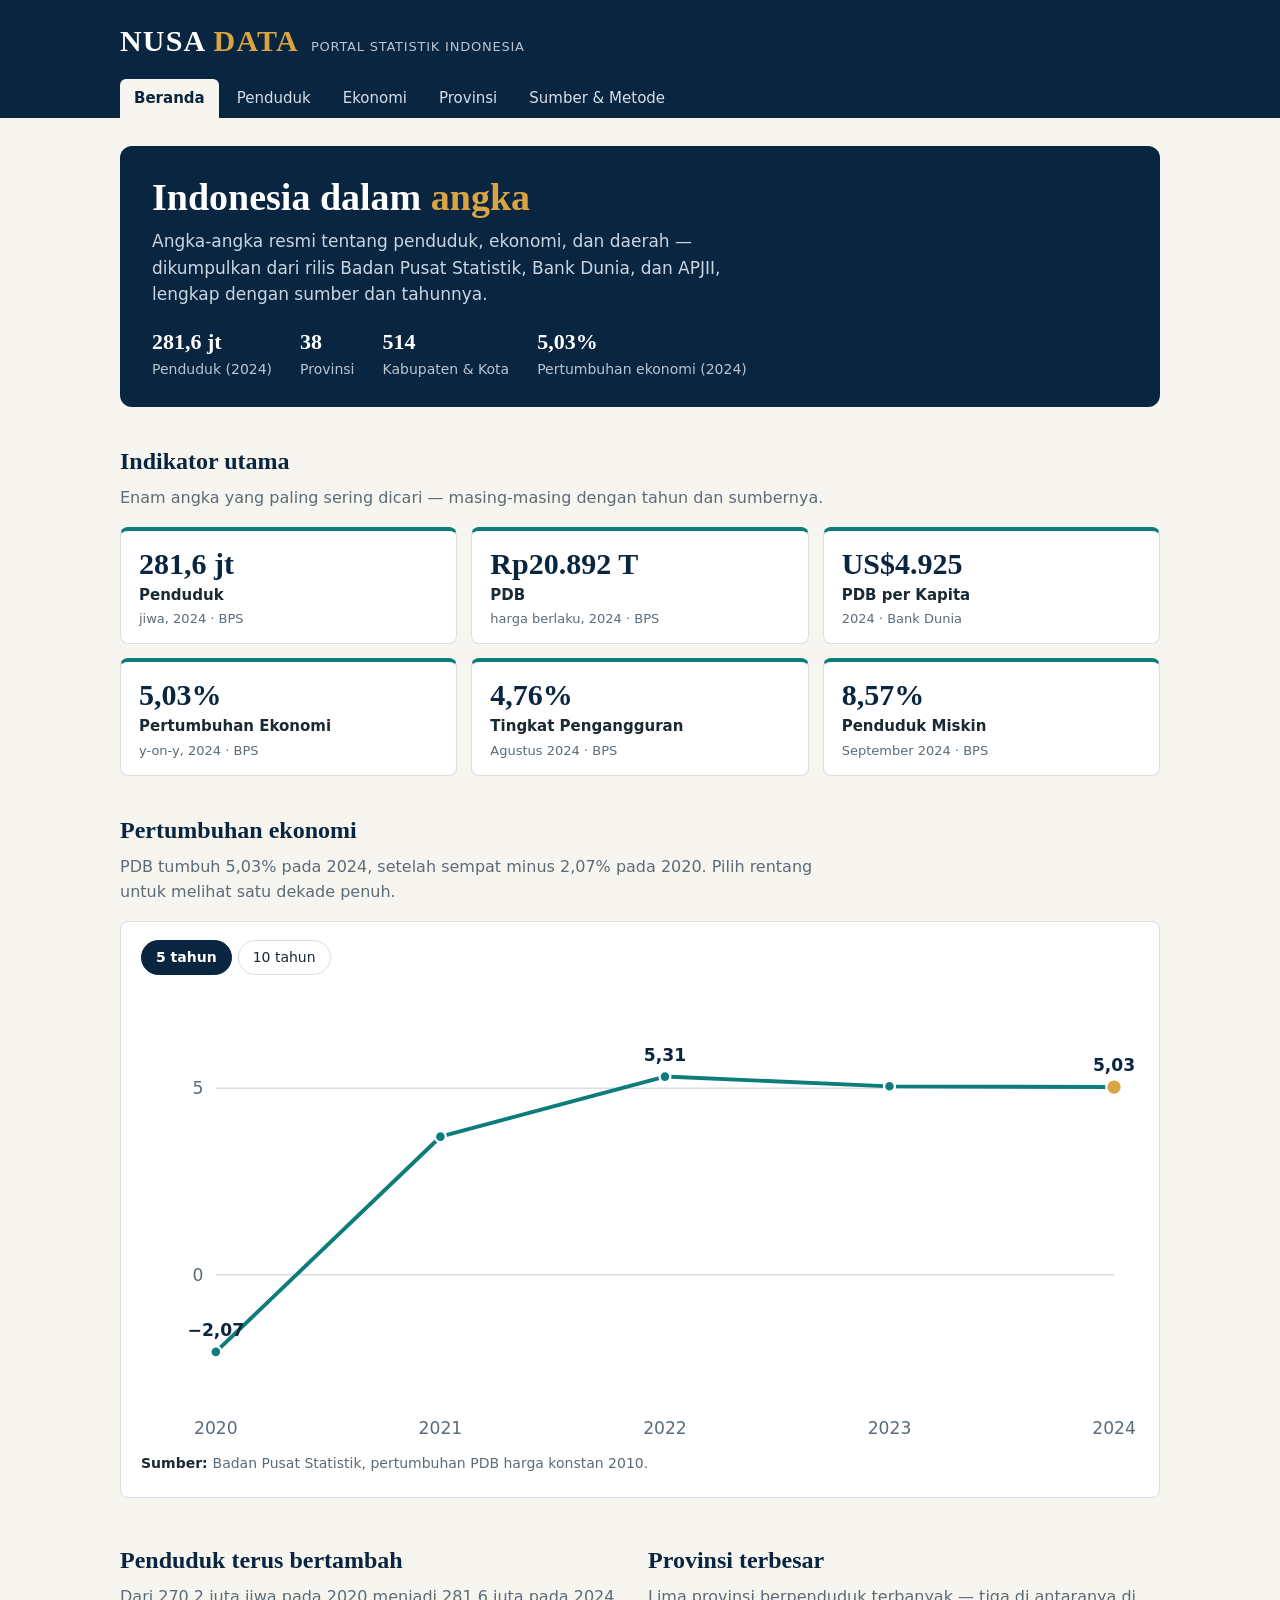
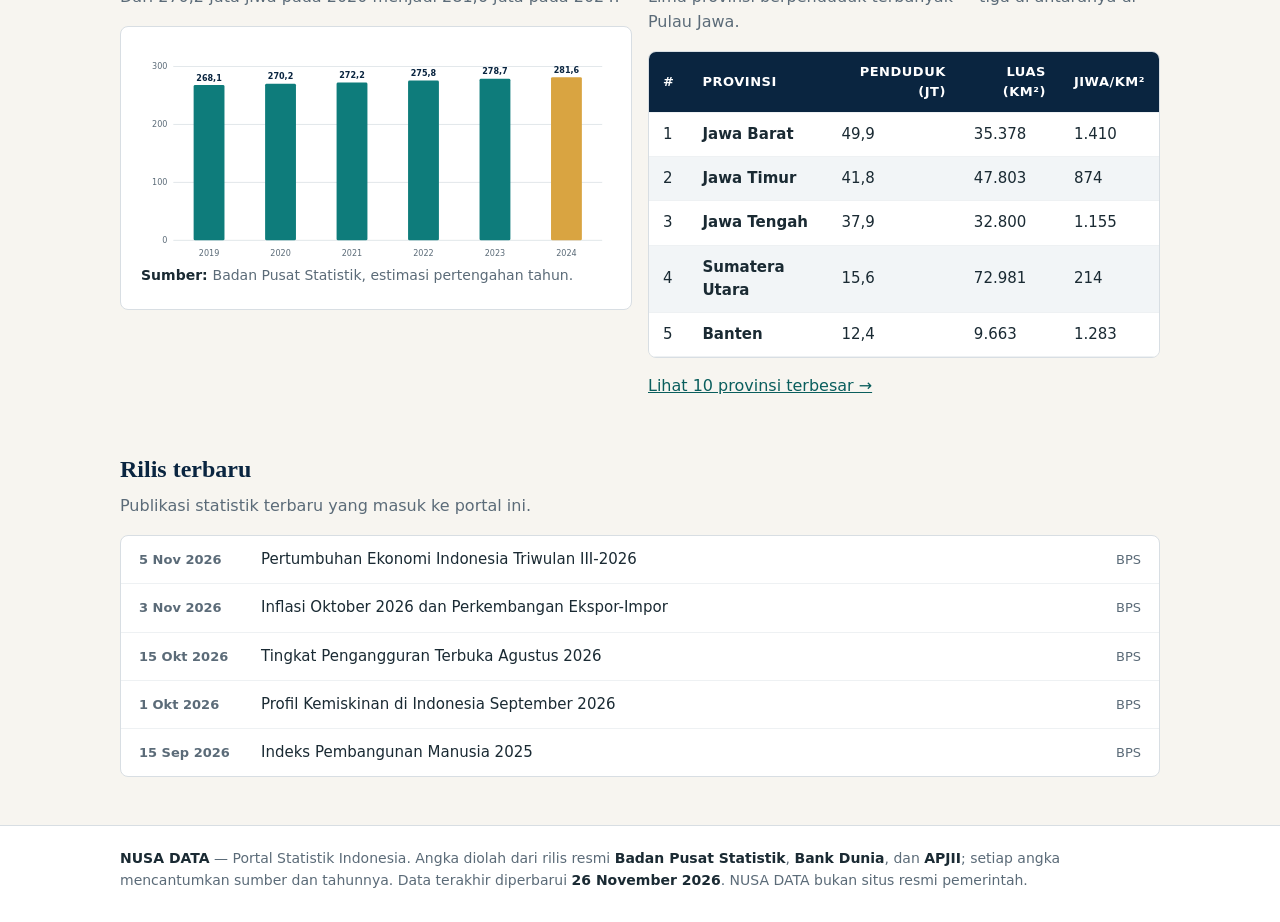
<file: app/index.html>
<!DOCTYPE html>
<html lang="id">
<head>
<meta charset="utf-8">
<meta name="viewport" content="width=device-width, initial-scale=1">
<title>NUSA DATA — Portal Statistik Indonesia</title>
<meta name="description" content="Angka-angka resmi Indonesia: penduduk, ekonomi, perdagangan, dan provinsi — lengkap dengan sumber dan tahun.">
<link rel="stylesheet" href="style.css">
</head>
<body data-province-limit="5">
<header class="site-header">
  <div class="header-inner">
    <div class="brand">
      <a class="brand-name" href="index.html">NUSA <em>DATA</em></a>
      <span class="brand-tag">Portal Statistik Indonesia</span>
    </div>
    <nav class="main-nav" aria-label="Navigasi utama">
      <a href="index.html" aria-current="page">Beranda</a>
      <a href="penduduk.html">Penduduk</a>
      <a href="ekonomi.html">Ekonomi</a>
      <a href="daerah.html">Provinsi</a>
      <a href="sumber.html">Sumber &amp; Metode</a>
    </nav>
  </div>
</header>

<main class="page">
  <section class="hero">
    <h1>Indonesia dalam <em>angka</em></h1>
    <p>Angka-angka resmi tentang penduduk, ekonomi, dan daerah — dikumpulkan dari rilis Badan Pusat Statistik, Bank Dunia, dan APJII, lengkap dengan sumber dan tahunnya.</p>
    <div class="hero-facts">
      <div><strong>281,6 jt</strong>Penduduk (2024)</div>
      <div><strong>38</strong>Provinsi</div>
      <div><strong>514</strong>Kabupaten &amp; Kota</div>
      <div><strong>5,03%</strong>Pertumbuhan ekonomi (2024)</div>
    </div>
  </section>

  <h2>Indikator utama</h2>
  <p class="section-note">Enam angka yang paling sering dicari — masing-masing dengan tahun dan sumbernya.</p>
  <div class="kpi-grid" id="indicators"></div>

  <h2>Pertumbuhan ekonomi</h2>
  <p class="section-note">PDB tumbuh 5,03% pada 2024, setelah sempat minus 2,07% pada 2020. Pilih rentang untuk melihat satu dekade penuh.</p>
  <div class="chart-card">
    <div class="chart-switch" role="group" aria-label="Rentang tahun">
      <button type="button" data-years="5" aria-pressed="true">5 tahun</button>
      <button type="button" data-years="10" aria-pressed="false">10 tahun</button>
    </div>
    <div id="growth-chart"></div>
    <p class="source-line">Badan Pusat Statistik, pertumbuhan PDB harga konstan 2010.</p>
  </div>

  <div class="two-col">
    <div>
      <h2>Penduduk terus bertambah</h2>
      <p class="section-note">Dari 270,2 juta jiwa pada 2020 menjadi 281,6 juta pada 2024.</p>
      <div class="chart-card">
        <div id="home-population-chart"></div>
        <p class="source-line">Badan Pusat Statistik, estimasi pertengahan tahun.</p>
      </div>
    </div>
    <div>
      <h2>Provinsi terbesar</h2>
      <p class="section-note">Lima provinsi berpenduduk terbanyak — tiga di antaranya di Pulau Jawa.</p>
      <div class="table-wrap">
        <table>
          <thead><tr><th>#</th><th>Provinsi</th><th class="num">Penduduk (jt)</th><th class="num">Luas (km²)</th><th class="num">Jiwa/km²</th></tr></thead>
          <tbody id="province-rows"></tbody>
        </table>
      </div>
      <p><a href="daerah.html">Lihat 10 provinsi terbesar &rarr;</a></p>
    </div>
  </div>

  <h2>Rilis terbaru</h2>
  <p class="section-note">Publikasi statistik terbaru yang masuk ke portal ini.</p>
  <ul class="releases" id="releases"></ul>
</main>

<footer class="site-footer">
  <div class="footer-inner">
    <strong>NUSA DATA</strong> — Portal Statistik Indonesia. Angka diolah dari rilis resmi
    <strong>Badan Pusat Statistik</strong>, <strong>Bank Dunia</strong>, dan <strong>APJII</strong>;
    setiap angka mencantumkan sumber dan tahunnya. Data terakhir diperbarui
    <strong><span data-updated></span></strong>. NUSA DATA bukan situs resmi pemerintah.
  </div>
</footer>
<script src="data.js"></script>
<script src="charts.js"></script>
<script src="main.js"></script>
</body>
</html>
</file>
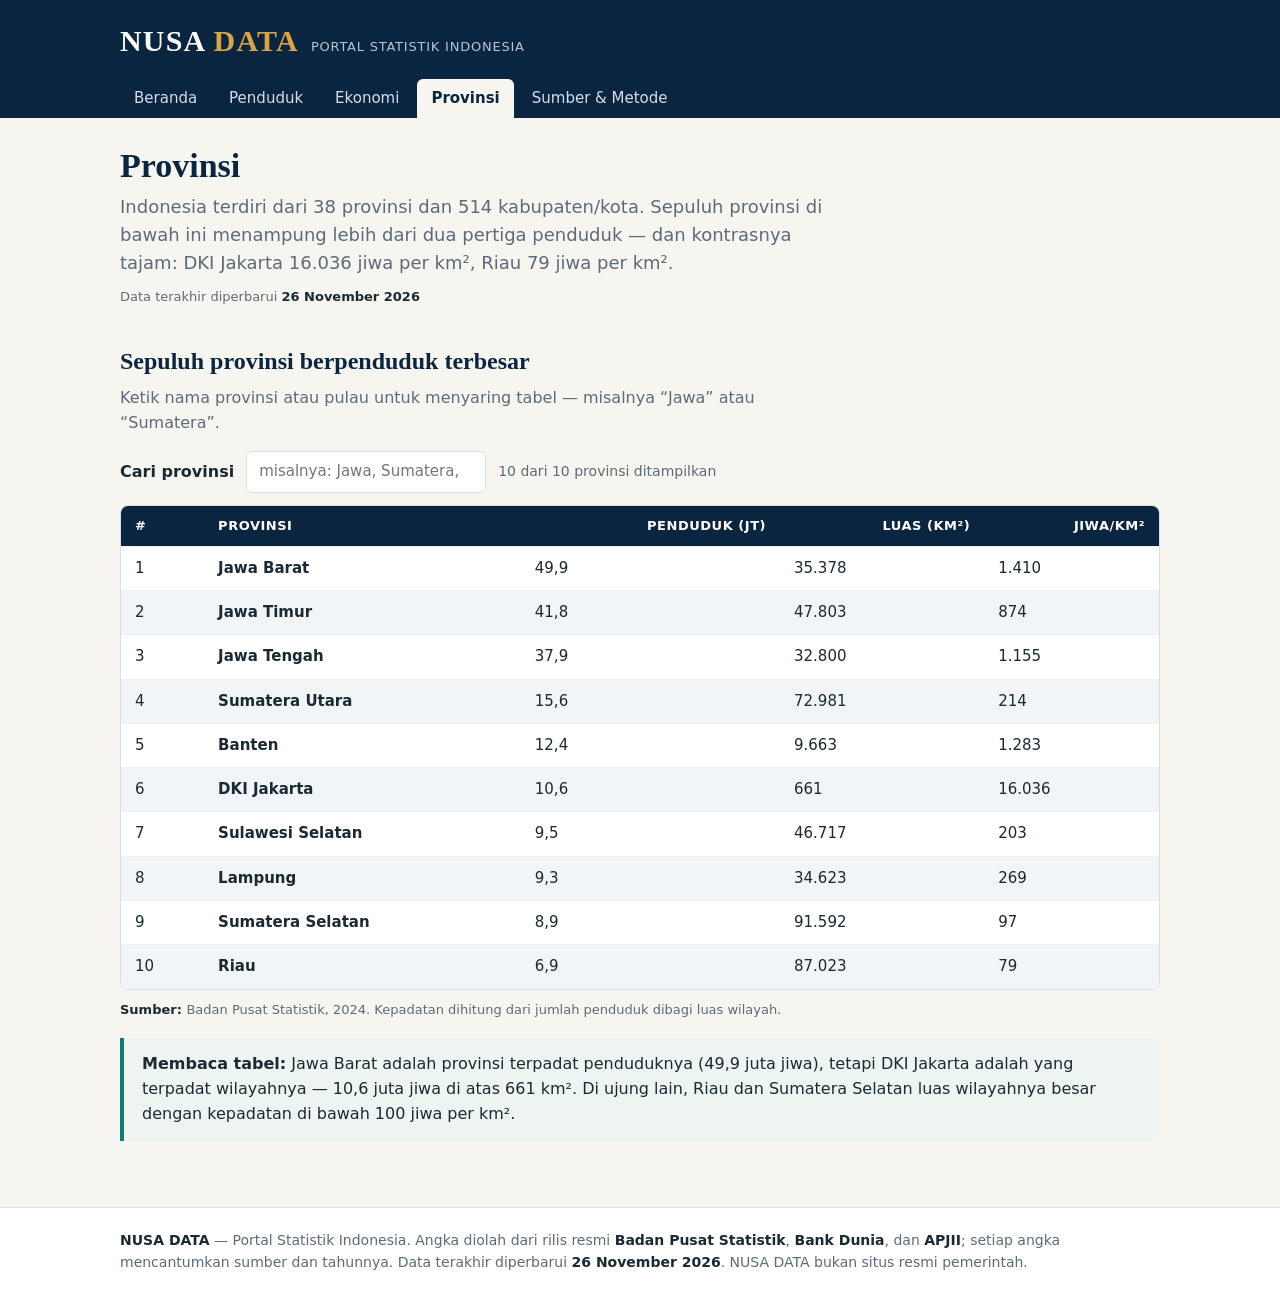
<file: app/daerah.html>
<!DOCTYPE html>
<html lang="id">
<head>
<meta charset="utf-8">
<meta name="viewport" content="width=device-width, initial-scale=1">
<title>Provinsi — NUSA DATA</title>
<meta name="description" content="Sepuluh provinsi berpenduduk terbesar di Indonesia 2024: jumlah penduduk, luas wilayah, dan kepadatan.">
<link rel="stylesheet" href="style.css">
</head>
<body data-province-limit="10">
<header class="site-header">
  <div class="header-inner">
    <div class="brand">
      <a class="brand-name" href="index.html">NUSA <em>DATA</em></a>
      <span class="brand-tag">Portal Statistik Indonesia</span>
    </div>
    <nav class="main-nav" aria-label="Navigasi utama">
      <a href="index.html">Beranda</a>
      <a href="penduduk.html">Penduduk</a>
      <a href="ekonomi.html">Ekonomi</a>
      <a href="daerah.html" aria-current="page">Provinsi</a>
      <a href="sumber.html">Sumber &amp; Metode</a>
    </nav>
  </div>
</header>

<main class="page">
  <div class="page-head">
    <h1>Provinsi</h1>
    <p class="lede">Indonesia terdiri dari 38 provinsi dan 514 kabupaten/kota. Sepuluh provinsi di bawah ini menampung lebih dari dua pertiga penduduk — dan kontrasnya tajam: DKI Jakarta 16.036 jiwa per km², Riau 79 jiwa per km².</p>
    <p class="updated">Data terakhir diperbarui <strong><span data-updated></span></strong></p>
  </div>

  <h2>Sepuluh provinsi berpenduduk terbesar</h2>
  <p class="section-note">Ketik nama provinsi atau pulau untuk menyaring tabel — misalnya “Jawa” atau “Sumatera”.</p>
  <div class="filter-row">
    <label for="province-filter">Cari provinsi</label>
    <input type="search" id="province-filter" placeholder="misalnya: Jawa, Sumatera, Riau" autocomplete="off">
    <span class="filter-count" id="province-count">10 dari 10 provinsi ditampilkan</span>
  </div>
  <div class="table-wrap">
    <table>
      <thead><tr><th>#</th><th>Provinsi</th><th class="num">Penduduk (jt)</th><th class="num">Luas (km²)</th><th class="num">Jiwa/km²</th></tr></thead>
      <tbody id="province-rows"></tbody>
    </table>
  </div>
  <p class="source-line">Badan Pusat Statistik, 2024. Kepadatan dihitung dari jumlah penduduk dibagi luas wilayah.</p>

  <div class="method">
    <strong>Membaca tabel:</strong> Jawa Barat adalah provinsi terpadat penduduknya (49,9 juta jiwa),
    tetapi DKI Jakarta adalah yang terpadat wilayahnya — 10,6 juta jiwa di atas 661 km².
    Di ujung lain, Riau dan Sumatera Selatan luas wilayahnya besar dengan kepadatan di bawah 100 jiwa per km².
  </div>
</main>

<footer class="site-footer">
  <div class="footer-inner">
    <strong>NUSA DATA</strong> — Portal Statistik Indonesia. Angka diolah dari rilis resmi
    <strong>Badan Pusat Statistik</strong>, <strong>Bank Dunia</strong>, dan <strong>APJII</strong>;
    setiap angka mencantumkan sumber dan tahunnya. Data terakhir diperbarui
    <strong><span data-updated></span></strong>. NUSA DATA bukan situs resmi pemerintah.
  </div>
</footer>
<script src="data.js"></script>
<script src="charts.js"></script>
<script src="main.js"></script>
</body>
</html>
</file>
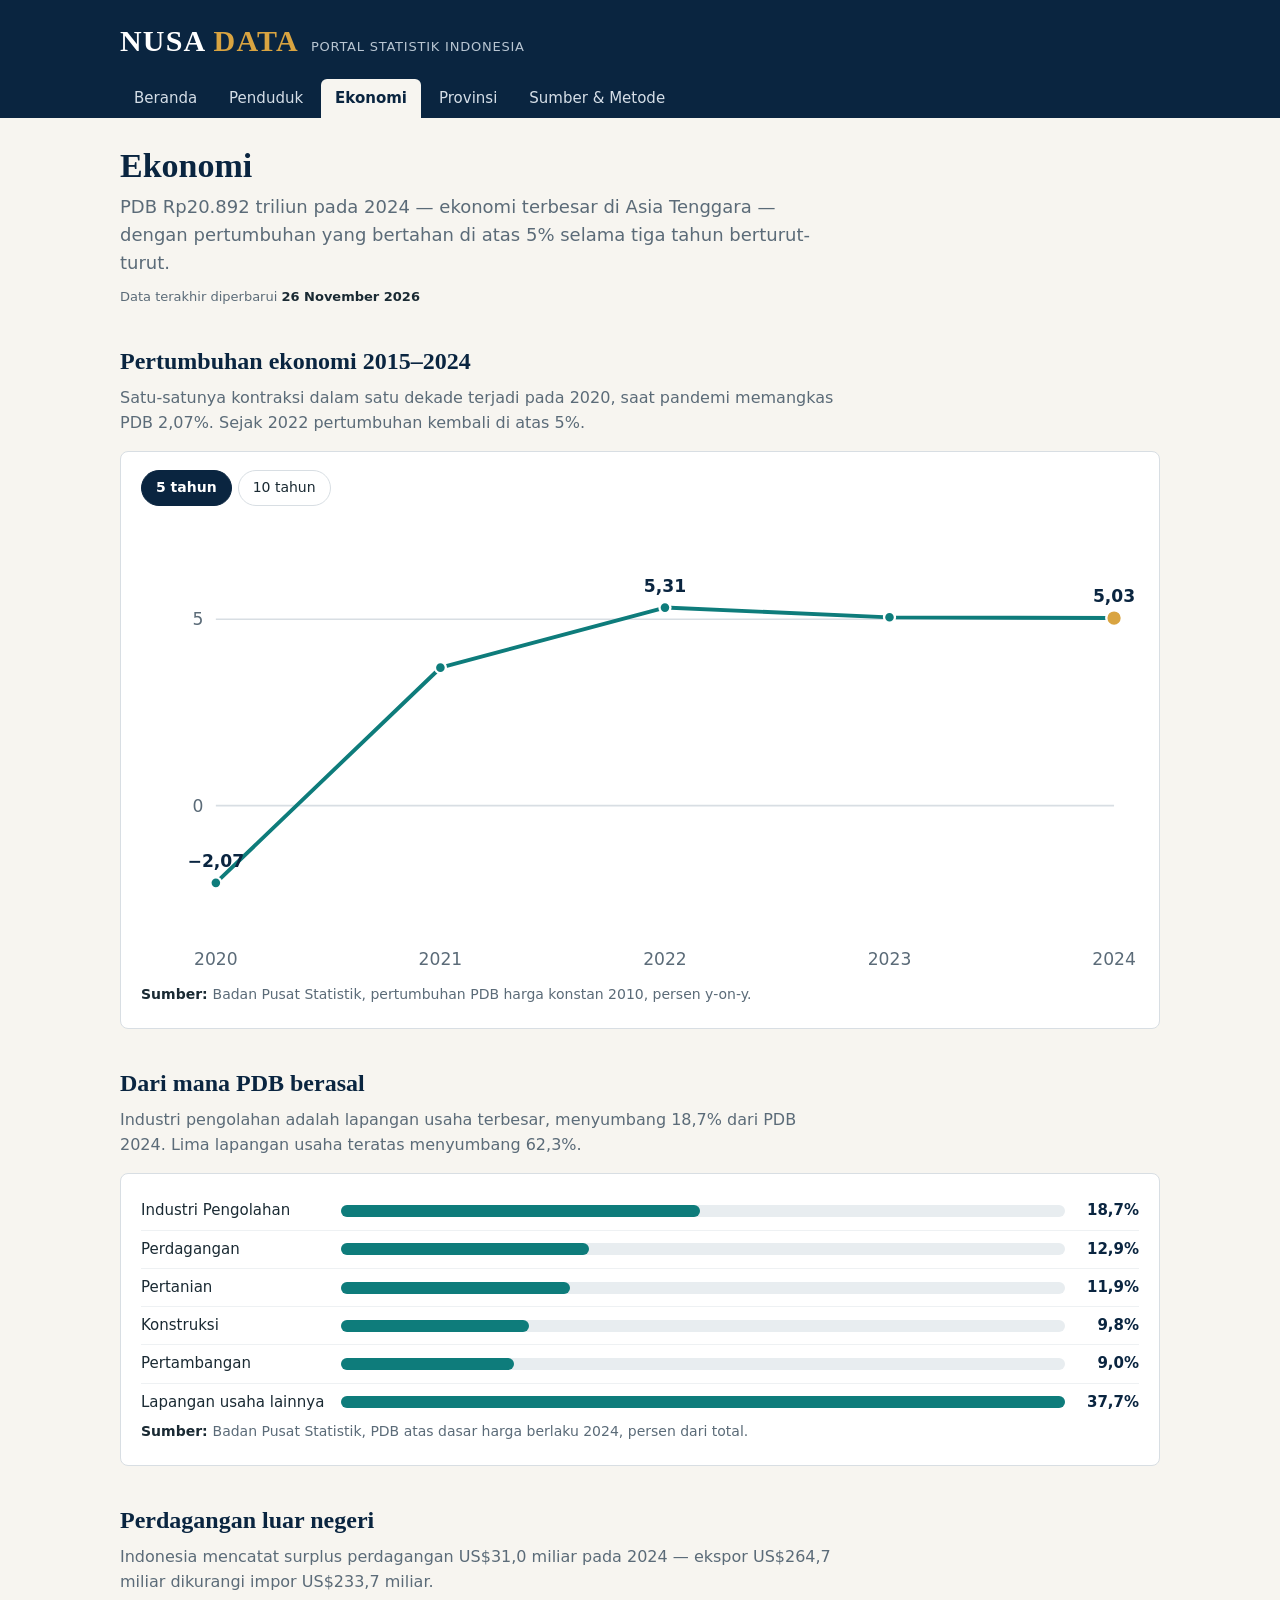
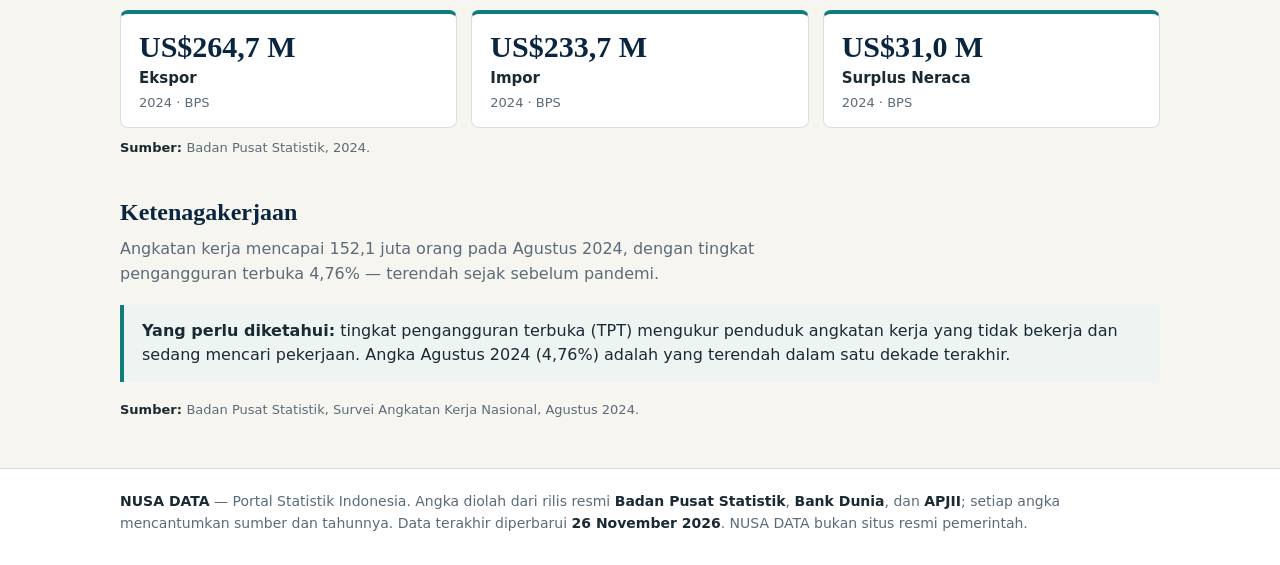
<file: app/ekonomi.html>
<!DOCTYPE html>
<html lang="id">
<head>
<meta charset="utf-8">
<meta name="viewport" content="width=device-width, initial-scale=1">
<title>Ekonomi — NUSA DATA</title>
<meta name="description" content="PDB Indonesia, pertumbuhan ekonomi 2015–2024, struktur lapangan usaha, perdagangan, dan ketenagakerjaan.">
<link rel="stylesheet" href="style.css">
</head>
<body>
<header class="site-header">
  <div class="header-inner">
    <div class="brand">
      <a class="brand-name" href="index.html">NUSA <em>DATA</em></a>
      <span class="brand-tag">Portal Statistik Indonesia</span>
    </div>
    <nav class="main-nav" aria-label="Navigasi utama">
      <a href="index.html">Beranda</a>
      <a href="penduduk.html">Penduduk</a>
      <a href="ekonomi.html" aria-current="page">Ekonomi</a>
      <a href="daerah.html">Provinsi</a>
      <a href="sumber.html">Sumber &amp; Metode</a>
    </nav>
  </div>
</header>

<main class="page">
  <div class="page-head">
    <h1>Ekonomi</h1>
    <p class="lede">PDB Rp20.892 triliun pada 2024 — ekonomi terbesar di Asia Tenggara — dengan pertumbuhan yang bertahan di atas 5% selama tiga tahun berturut-turut.</p>
    <p class="updated">Data terakhir diperbarui <strong><span data-updated></span></strong></p>
  </div>

  <h2>Pertumbuhan ekonomi 2015–2024</h2>
  <p class="section-note">Satu-satunya kontraksi dalam satu dekade terjadi pada 2020, saat pandemi memangkas PDB 2,07%. Sejak 2022 pertumbuhan kembali di atas 5%.</p>
  <div class="chart-card">
    <div class="chart-switch" role="group" aria-label="Rentang tahun">
      <button type="button" data-years="5" aria-pressed="true">5 tahun</button>
      <button type="button" data-years="10" aria-pressed="false">10 tahun</button>
    </div>
    <div id="growth-chart"></div>
    <p class="source-line">Badan Pusat Statistik, pertumbuhan PDB harga konstan 2010, persen y-on-y.</p>
  </div>

  <h2>Dari mana PDB berasal</h2>
  <p class="section-note">Industri pengolahan adalah lapangan usaha terbesar, menyumbang 18,7% dari PDB 2024. Lima lapangan usaha teratas menyumbang 62,3%.</p>
  <div class="chart-card">
    <div id="sector-bars"></div>
    <p class="source-line">Badan Pusat Statistik, PDB atas dasar harga berlaku 2024, persen dari total.</p>
  </div>

  <h2>Perdagangan luar negeri</h2>
  <p class="section-note">Indonesia mencatat surplus perdagangan US$31,0 miliar pada 2024 — ekspor US$264,7 miliar dikurangi impor US$233,7 miliar.</p>
  <div class="kpi-grid" id="trade-cards"></div>
  <p class="source-line">Badan Pusat Statistik, 2024.</p>

  <h2>Ketenagakerjaan</h2>
  <p class="section-note">Angkatan kerja mencapai 152,1 juta orang pada Agustus 2024, dengan tingkat pengangguran terbuka 4,76% — terendah sejak sebelum pandemi.</p>
  <div class="method">
    <strong>Yang perlu diketahui:</strong> tingkat pengangguran terbuka (TPT) mengukur penduduk
    angkatan kerja yang tidak bekerja dan sedang mencari pekerjaan. Angka Agustus 2024 (4,76%)
    adalah yang terendah dalam satu dekade terakhir.
  </div>
  <p class="source-line">Badan Pusat Statistik, Survei Angkatan Kerja Nasional, Agustus 2024.</p>
</main>

<footer class="site-footer">
  <div class="footer-inner">
    <strong>NUSA DATA</strong> — Portal Statistik Indonesia. Angka diolah dari rilis resmi
    <strong>Badan Pusat Statistik</strong>, <strong>Bank Dunia</strong>, dan <strong>APJII</strong>;
    setiap angka mencantumkan sumber dan tahunnya. Data terakhir diperbarui
    <strong><span data-updated></span></strong>. NUSA DATA bukan situs resmi pemerintah.
  </div>
</footer>
<script src="data.js"></script>
<script src="charts.js"></script>
<script src="main.js"></script>
</body>
</html>
</file>
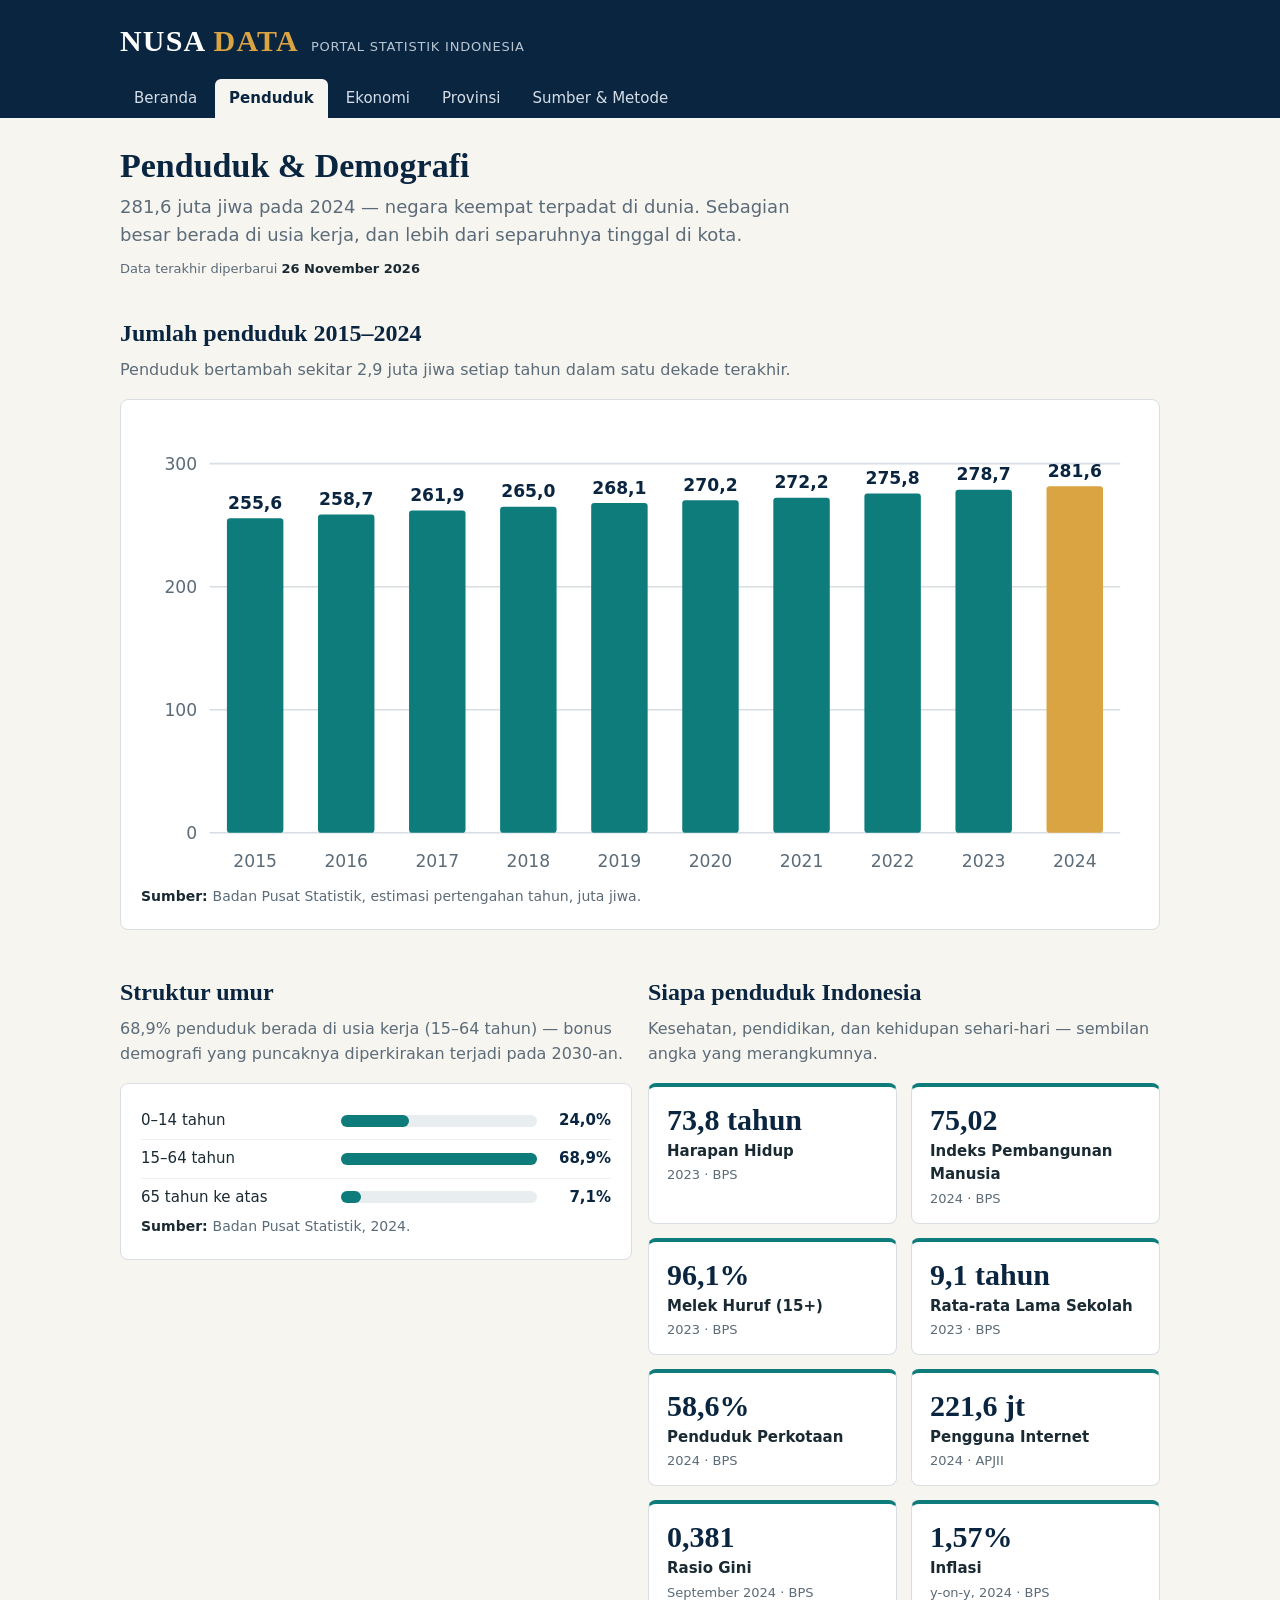
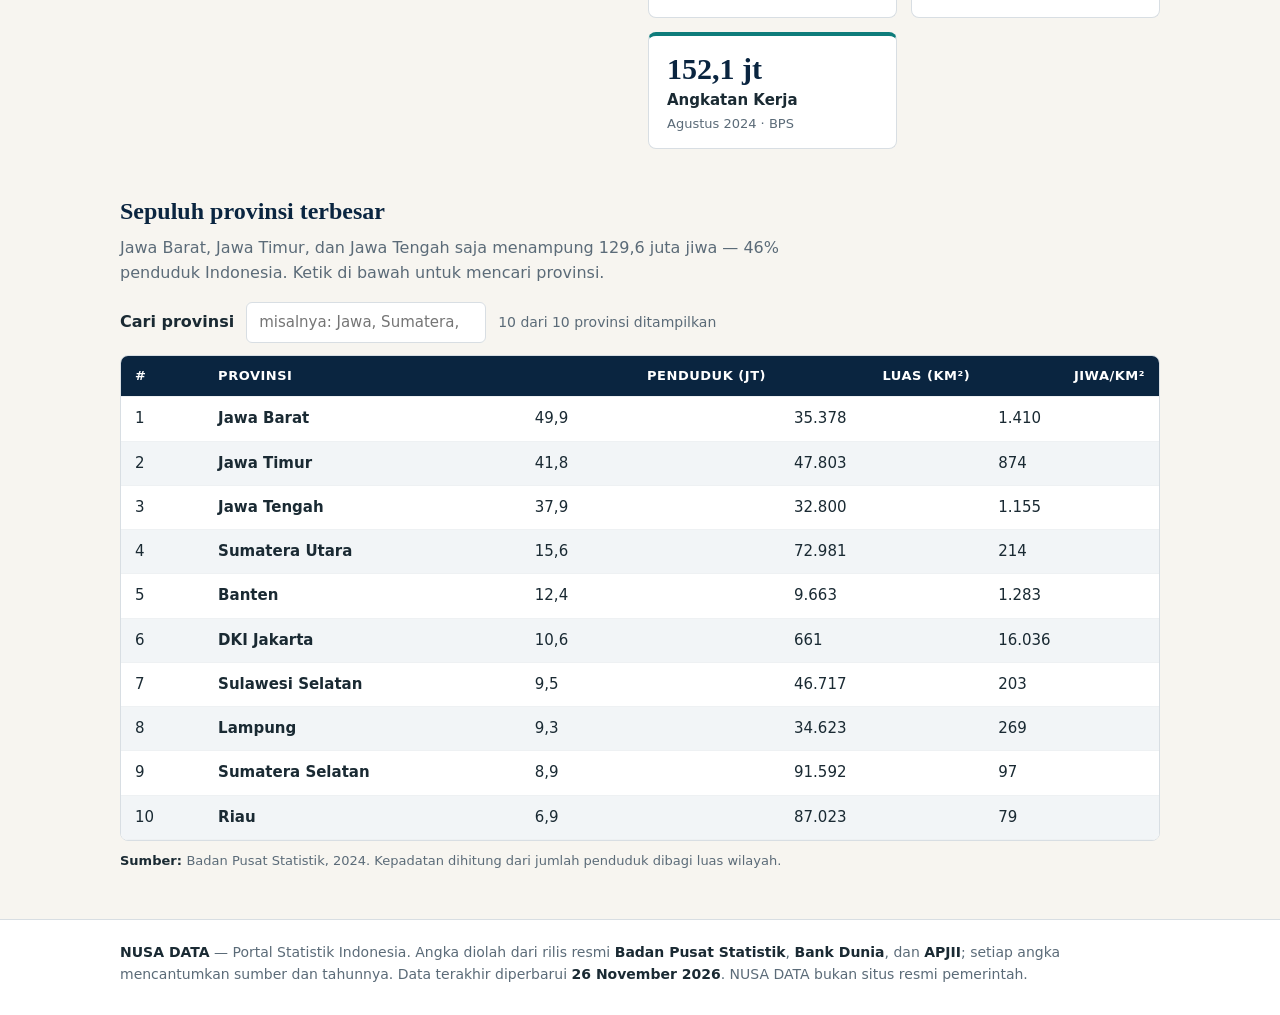
<file: app/penduduk.html>
<!DOCTYPE html>
<html lang="id">
<head>
<meta charset="utf-8">
<meta name="viewport" content="width=device-width, initial-scale=1">
<title>Penduduk — NUSA DATA</title>
<meta name="description" content="Jumlah penduduk Indonesia 2015–2024, struktur umur, dan sepuluh provinsi terbesar.">
<link rel="stylesheet" href="style.css">
</head>
<body data-province-limit="10">
<header class="site-header">
  <div class="header-inner">
    <div class="brand">
      <a class="brand-name" href="index.html">NUSA <em>DATA</em></a>
      <span class="brand-tag">Portal Statistik Indonesia</span>
    </div>
    <nav class="main-nav" aria-label="Navigasi utama">
      <a href="index.html">Beranda</a>
      <a href="penduduk.html" aria-current="page">Penduduk</a>
      <a href="ekonomi.html">Ekonomi</a>
      <a href="daerah.html">Provinsi</a>
      <a href="sumber.html">Sumber &amp; Metode</a>
    </nav>
  </div>
</header>

<main class="page">
  <div class="page-head">
    <h1>Penduduk &amp; Demografi</h1>
    <p class="lede">281,6 juta jiwa pada 2024 — negara keempat terpadat di dunia. Sebagian besar berada di usia kerja, dan lebih dari separuhnya tinggal di kota.</p>
    <p class="updated">Data terakhir diperbarui <strong><span data-updated></span></strong></p>
  </div>

  <h2>Jumlah penduduk 2015–2024</h2>
  <p class="section-note">Penduduk bertambah sekitar 2,9 juta jiwa setiap tahun dalam satu dekade terakhir.</p>
  <div class="chart-card">
    <div id="population-chart"></div>
    <p class="source-line">Badan Pusat Statistik, estimasi pertengahan tahun, juta jiwa.</p>
  </div>

  <div class="two-col">
    <div>
      <h2>Struktur umur</h2>
      <p class="section-note">68,9% penduduk berada di usia kerja (15–64 tahun) — bonus demografi yang puncaknya diperkirakan terjadi pada 2030-an.</p>
      <div class="chart-card">
        <div id="age-bars"></div>
        <p class="source-line">Badan Pusat Statistik, 2024.</p>
      </div>
    </div>
    <div>
      <h2>Siapa penduduk Indonesia</h2>
      <p class="section-note">Kesehatan, pendidikan, dan kehidupan sehari-hari — sembilan angka yang merangkumnya.</p>
      <div class="kpi-grid" id="people-facts" style="grid-template-columns: 1fr 1fr;"></div>
    </div>
  </div>

  <h2>Sepuluh provinsi terbesar</h2>
  <p class="section-note">Jawa Barat, Jawa Timur, dan Jawa Tengah saja menampung 129,6 juta jiwa — 46% penduduk Indonesia. Ketik di bawah untuk mencari provinsi.</p>
  <div class="filter-row">
    <label for="province-filter">Cari provinsi</label>
    <input type="search" id="province-filter" placeholder="misalnya: Jawa, Sumatera, Riau" autocomplete="off">
    <span class="filter-count" id="province-count">10 dari 10 provinsi ditampilkan</span>
  </div>
  <div class="table-wrap">
    <table>
      <thead><tr><th>#</th><th>Provinsi</th><th class="num">Penduduk (jt)</th><th class="num">Luas (km²)</th><th class="num">Jiwa/km²</th></tr></thead>
      <tbody id="province-rows"></tbody>
    </table>
  </div>
  <p class="source-line">Badan Pusat Statistik, 2024. Kepadatan dihitung dari jumlah penduduk dibagi luas wilayah.</p>
</main>

<footer class="site-footer">
  <div class="footer-inner">
    <strong>NUSA DATA</strong> — Portal Statistik Indonesia. Angka diolah dari rilis resmi
    <strong>Badan Pusat Statistik</strong>, <strong>Bank Dunia</strong>, dan <strong>APJII</strong>;
    setiap angka mencantumkan sumber dan tahunnya. Data terakhir diperbarui
    <strong><span data-updated></span></strong>. NUSA DATA bukan situs resmi pemerintah.
  </div>
</footer>
<script src="data.js"></script>
<script src="charts.js"></script>
<script src="main.js"></script>
</body>
</html>
</file>
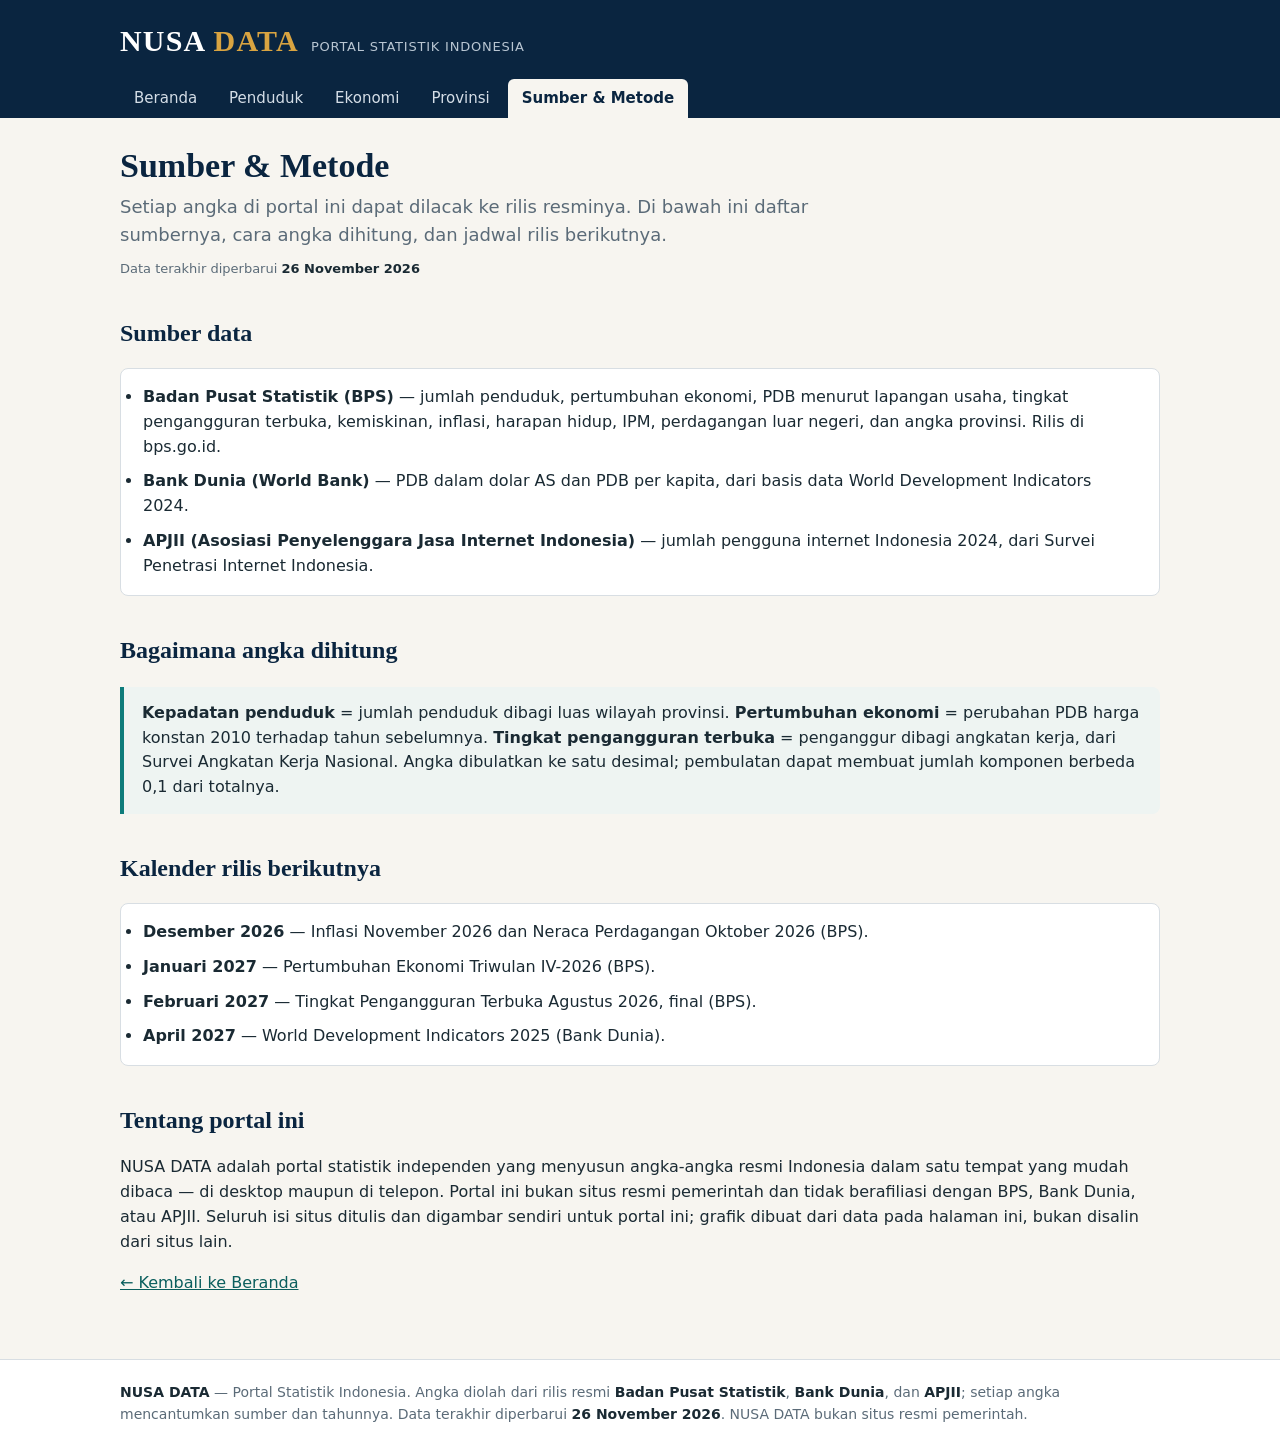
<file: app/sumber.html>
<!DOCTYPE html>
<html lang="id">
<head>
<meta charset="utf-8">
<meta name="viewport" content="width=device-width, initial-scale=1">
<title>Sumber &amp; Metode — NUSA DATA</title>
<meta name="description" content="Dari mana angka-angka NUSA DATA berasal, bagaimana angka itu dihitung, dan kapan rilis berikutnya terbit.">
<link rel="stylesheet" href="style.css">
</head>
<body>
<header class="site-header">
  <div class="header-inner">
    <div class="brand">
      <a class="brand-name" href="index.html">NUSA <em>DATA</em></a>
      <span class="brand-tag">Portal Statistik Indonesia</span>
    </div>
    <nav class="main-nav" aria-label="Navigasi utama">
      <a href="index.html">Beranda</a>
      <a href="penduduk.html">Penduduk</a>
      <a href="ekonomi.html">Ekonomi</a>
      <a href="daerah.html">Provinsi</a>
      <a href="sumber.html" aria-current="page">Sumber &amp; Metode</a>
    </nav>
  </div>
</header>

<main class="page">
  <div class="page-head">
    <h1>Sumber &amp; Metode</h1>
    <p class="lede">Setiap angka di portal ini dapat dilacak ke rilis resminya. Di bawah ini daftar sumbernya, cara angka dihitung, dan jadwal rilis berikutnya.</p>
    <p class="updated">Data terakhir diperbarui <strong><span data-updated></span></strong></p>
  </div>

  <h2>Sumber data</h2>
  <ul class="source-list">
    <li><strong>Badan Pusat Statistik (BPS)</strong> — jumlah penduduk, pertumbuhan ekonomi, PDB menurut lapangan usaha, tingkat pengangguran terbuka, kemiskinan, inflasi, harapan hidup, IPM, perdagangan luar negeri, dan angka provinsi. Rilis di bps.go.id.</li>
    <li><strong>Bank Dunia (World Bank)</strong> — PDB dalam dolar AS dan PDB per kapita, dari basis data World Development Indicators 2024.</li>
    <li><strong>APJII (Asosiasi Penyelenggara Jasa Internet Indonesia)</strong> — jumlah pengguna internet Indonesia 2024, dari Survei Penetrasi Internet Indonesia.</li>
  </ul>

  <h2>Bagaimana angka dihitung</h2>
  <div class="method">
    <strong>Kepadatan penduduk</strong> = jumlah penduduk dibagi luas wilayah provinsi.
    <strong>Pertumbuhan ekonomi</strong> = perubahan PDB harga konstan 2010 terhadap tahun sebelumnya.
    <strong>Tingkat pengangguran terbuka</strong> = penganggur dibagi angkatan kerja, dari Survei Angkatan Kerja Nasional.
    Angka dibulatkan ke satu desimal; pembulatan dapat membuat jumlah komponen berbeda 0,1 dari totalnya.
  </div>

  <h2>Kalender rilis berikutnya</h2>
  <ul class="source-list">
    <li><strong>Desember 2026</strong> — Inflasi November 2026 dan Neraca Perdagangan Oktober 2026 (BPS).</li>
    <li><strong>Januari 2027</strong> — Pertumbuhan Ekonomi Triwulan IV-2026 (BPS).</li>
    <li><strong>Februari 2027</strong> — Tingkat Pengangguran Terbuka Agustus 2026, final (BPS).</li>
    <li><strong>April 2027</strong> — World Development Indicators 2025 (Bank Dunia).</li>
  </ul>

  <h2>Tentang portal ini</h2>
  <p>NUSA DATA adalah portal statistik independen yang menyusun angka-angka resmi Indonesia
  dalam satu tempat yang mudah dibaca — di desktop maupun di telepon. Portal ini bukan situs
  resmi pemerintah dan tidak berafiliasi dengan BPS, Bank Dunia, atau APJII. Seluruh isi situs
  ditulis dan digambar sendiri untuk portal ini; grafik dibuat dari data pada halaman ini,
  bukan disalin dari situs lain.</p>
  <p><a href="index.html">&larr; Kembali ke Beranda</a></p>
</main>

<footer class="site-footer">
  <div class="footer-inner">
    <strong>NUSA DATA</strong> — Portal Statistik Indonesia. Angka diolah dari rilis resmi
    <strong>Badan Pusat Statistik</strong>, <strong>Bank Dunia</strong>, dan <strong>APJII</strong>;
    setiap angka mencantumkan sumber dan tahunnya. Data terakhir diperbarui
    <strong><span data-updated></span></strong>. NUSA DATA bukan situs resmi pemerintah.
  </div>
</footer>
<script src="data.js"></script>
<script src="charts.js"></script>
<script src="main.js"></script>
</body>
</html>
</file>
<file: app/style.css>
/* NUSA DATA — Portal Statistik Indonesia. One stylesheet for every page:
   navy header, paper background, gold accent, cards and tables. No webfonts,
   no network: everything the site shows is a file under app/. */
:root {
  --navy: #0a2540;
  --navy-2: #10365c;
  --teal: #0e7c7b;
  --teal-dark: #0a5e5d;
  --gold: #d9a441;
  --paper: #f7f5f0;
  --card: #ffffff;
  --ink: #1a2a33;
  --muted: #5b6b78;
  --line: #d8dee3;
  --red: #b3402a;
}

* { box-sizing: border-box; }

body {
  margin: 0;
  font-family: system-ui, -apple-system, "Segoe UI", Roboto, Arial, sans-serif;
  font-size: 16px;
  line-height: 1.55;
  color: var(--ink);
  background: var(--paper);
}

a { color: var(--teal-dark); }
a:hover { color: var(--teal); }

/* Header */
.site-header {
  background: var(--navy);
  color: #fff;
  padding: 0 0 0 0;
}
.header-inner {
  max-width: 1080px;
  margin: 0 auto;
  padding: 18px 20px 0;
}
.brand {
  display: flex;
  align-items: baseline;
  gap: 12px;
  flex-wrap: wrap;
}
.brand-name {
  font-family: Georgia, "Times New Roman", serif;
  font-size: 30px;
  font-weight: 700;
  letter-spacing: 0.04em;
  color: #fff;
  text-decoration: none;
}
.brand-name em { font-style: normal; color: var(--gold); }
.brand-tag {
  font-size: 13px;
  color: #b9c6d2;
  letter-spacing: 0.06em;
  text-transform: uppercase;
}
.main-nav {
  display: flex;
  gap: 4px;
  flex-wrap: wrap;
  margin-top: 14px;
  padding-bottom: 0;
}
.main-nav a {
  color: #d5dee7;
  text-decoration: none;
  font-size: 15px;
  padding: 8px 14px;
  border-radius: 6px 6px 0 0;
}
.main-nav a:hover { color: #fff; background: var(--navy-2); }
.main-nav a[aria-current="page"] {
  background: var(--paper);
  color: var(--navy);
  font-weight: 700;
}

/* Page */
.page { max-width: 1080px; margin: 0 auto; padding: 28px 20px 48px; }
.page-head { margin-bottom: 24px; }
.page-head h1 {
  font-family: Georgia, "Times New Roman", serif;
  font-size: 34px;
  line-height: 1.15;
  margin: 0 0 8px;
  color: var(--navy);
}
.lede { font-size: 18px; color: var(--muted); max-width: 720px; margin: 0; }
.updated { font-size: 13px; color: var(--muted); margin-top: 10px; }
.updated strong { color: var(--ink); }

h2 {
  font-family: Georgia, "Times New Roman", serif;
  font-size: 24px;
  color: var(--navy);
  margin: 36px 0 6px;
}
.section-note { color: var(--muted); margin: 0 0 16px; max-width: 720px; }
.source-line { font-size: 13px; color: var(--muted); margin: 10px 0 0; }
.source-line::before { content: "Sumber: "; font-weight: 700; color: var(--ink); }

/* Hero */
.hero {
  background: var(--navy);
  color: #fff;
  border-radius: 12px;
  padding: 30px 32px 26px;
  margin-bottom: 28px;
}
.hero h1 {
  font-family: Georgia, "Times New Roman", serif;
  font-size: 38px;
  line-height: 1.12;
  margin: 0 0 10px;
}
.hero h1 em { font-style: normal; color: var(--gold); }
.hero p { color: #c9d6e2; font-size: 17px; max-width: 640px; margin: 0 0 18px; }
.hero-facts { display: flex; gap: 28px; flex-wrap: wrap; }
.hero-facts div { font-size: 14px; color: #b9c6d2; }
.hero-facts strong { display: block; font-size: 22px; color: #fff; font-family: Georgia, serif; }

/* KPI cards */
.kpi-grid {
  display: grid;
  grid-template-columns: repeat(3, 1fr);
  gap: 14px;
  margin: 0 0 8px;
}
.kpi {
  background: var(--card);
  border: 1px solid var(--line);
  border-top: 4px solid var(--teal);
  border-radius: 8px;
  padding: 16px 18px 14px;
}
.kpi-value {
  font-family: Georgia, "Times New Roman", serif;
  font-size: 30px;
  font-weight: 700;
  color: var(--navy);
  line-height: 1.1;
}
.kpi-label { font-size: 15px; font-weight: 700; margin-top: 4px; }
.kpi-note { font-size: 13px; color: var(--muted); margin-top: 2px; }

/* Charts */
.chart-card {
  background: var(--card);
  border: 1px solid var(--line);
  border-radius: 8px;
  padding: 18px 20px 12px;
  margin-bottom: 8px;
}
.chart-card h3 { margin: 0 0 2px; font-size: 18px; color: var(--navy); }
.chart-card p { margin: 0 0 10px; font-size: 14px; color: var(--muted); }
.chart-card svg { width: 100%; height: auto; display: block; }
.chart-switch { display: flex; gap: 6px; margin-bottom: 10px; }
.chart-switch button {
  font: inherit;
  font-size: 14px;
  padding: 6px 14px;
  border-radius: 999px;
  border: 1px solid var(--line);
  background: #fff;
  color: var(--ink);
  cursor: pointer;
}
.chart-switch button.is-active {
  background: var(--navy);
  border-color: var(--navy);
  color: #fff;
  font-weight: 700;
}
.two-col { display: grid; grid-template-columns: 1fr 1fr; gap: 16px; }

/* Share bars */
.share-row {
  display: grid;
  grid-template-columns: 190px 1fr 64px;
  align-items: center;
  gap: 10px;
  padding: 7px 0;
  border-bottom: 1px solid #eef1f3;
}
.share-row:last-child { border-bottom: 0; }
.share-name { font-size: 15px; }
.share-track { background: #e8edf0; border-radius: 999px; height: 12px; }
.share-fill { background: var(--teal); height: 12px; border-radius: 999px; }
.share-value { font-size: 15px; font-weight: 700; text-align: right; color: var(--navy); }

/* Tables */
table { width: 100%; border-collapse: collapse; background: var(--card); font-size: 15px; }
.table-wrap { border: 1px solid var(--line); border-radius: 8px; overflow: hidden; }
th, td { padding: 10px 14px; text-align: left; border-bottom: 1px solid #eef1f3; }
thead th {
  background: var(--navy);
  color: #fff;
  font-size: 13px;
  letter-spacing: 0.04em;
  text-transform: uppercase;
}
tbody tr:nth-child(even) { background: #f2f5f7; }
tbody th { font-weight: 700; }
td.num, th.num { text-align: right; font-variant-numeric: tabular-nums; }

/* Filter */
.filter-row { display: flex; align-items: center; gap: 12px; flex-wrap: wrap; margin-bottom: 12px; }
.filter-row label { font-weight: 700; }
.filter-row input {
  font: inherit;
  font-size: 15px;
  padding: 8px 12px;
  border: 1px solid var(--line);
  border-radius: 6px;
  min-width: 240px;
}
.filter-count { font-size: 14px; color: var(--muted); }

/* Releases */
.releases { list-style: none; margin: 0; padding: 0; background: var(--card); border: 1px solid var(--line); border-radius: 8px; }
.releases li {
  display: grid;
  grid-template-columns: 110px 1fr 60px;
  gap: 12px;
  padding: 12px 18px;
  border-bottom: 1px solid #eef1f3;
  align-items: baseline;
}
.releases li:last-child { border-bottom: 0; }
.release-date { font-size: 13px; color: var(--muted); font-weight: 700; }
.release-title { font-size: 15px; }
.release-source { font-size: 13px; color: var(--muted); text-align: right; }

/* Sources page */
.source-list { background: var(--card); border: 1px solid var(--line); border-radius: 8px; padding: 6px 22px; }
.source-list li { margin: 10px 0; }
.method { background: #eef4f2; border-left: 4px solid var(--teal); border-radius: 0 8px 8px 0; padding: 14px 18px; margin: 18px 0; }

/* Footer */
.site-footer {
  border-top: 1px solid var(--line);
  background: #fff;
}
.footer-inner {
  max-width: 1080px;
  margin: 0 auto;
  padding: 22px 20px 30px;
  font-size: 14px;
  color: var(--muted);
}
.footer-inner strong { color: var(--ink); }

/* Phone layout */
@media (max-width: 720px) {
  .hero { padding: 22px 20px; }
  .hero h1 { font-size: 29px; }
  .page-head h1 { font-size: 27px; }
  .kpi-grid { grid-template-columns: 1fr 1fr; }
  .two-col { grid-template-columns: 1fr; }
  .share-row { grid-template-columns: 130px 1fr 56px; }
  .releases li { grid-template-columns: 84px 1fr; }
  .release-source { display: none; }
  .main-nav a { padding: 8px 10px; font-size: 14px; }
  th, td { padding: 8px 8px; font-size: 14px; }
}
@media (max-width: 460px) {
  .kpi-grid { grid-template-columns: 1fr; }
  .hero-facts { gap: 16px; }
}
</file>
